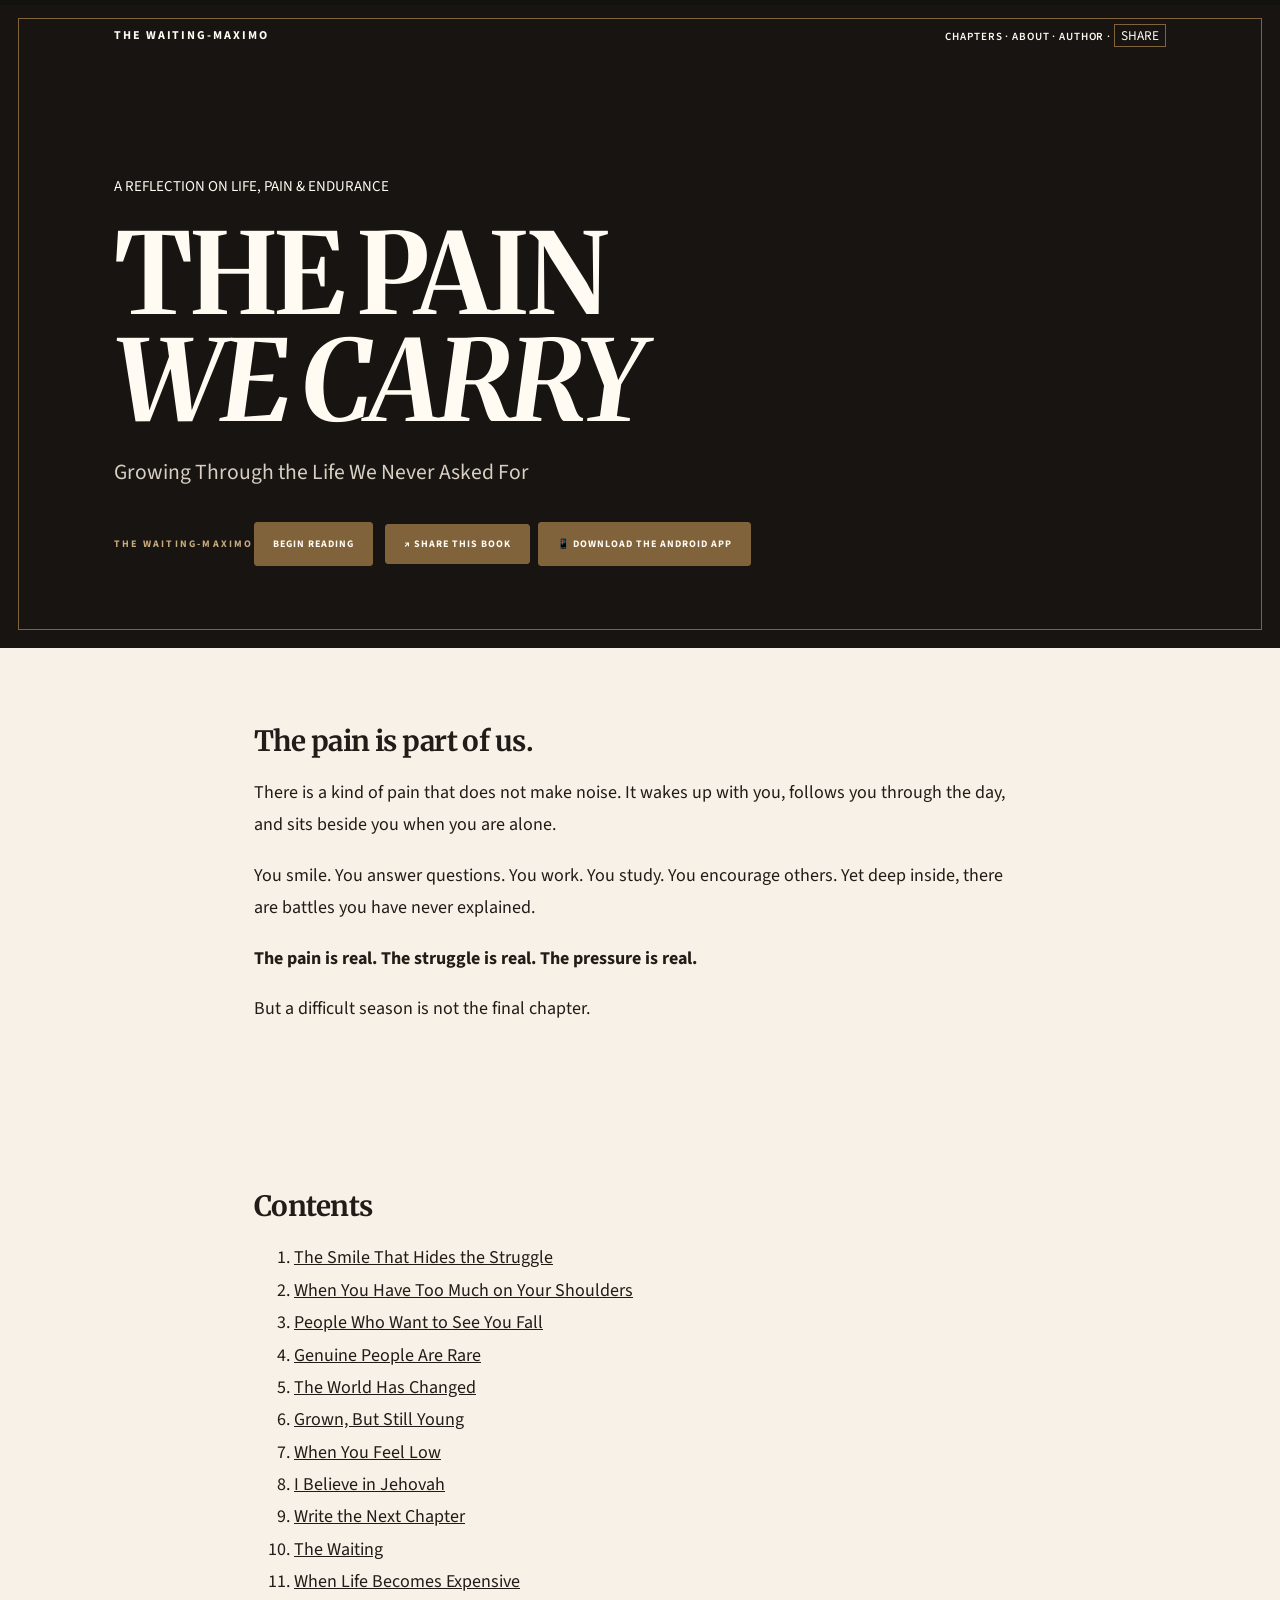
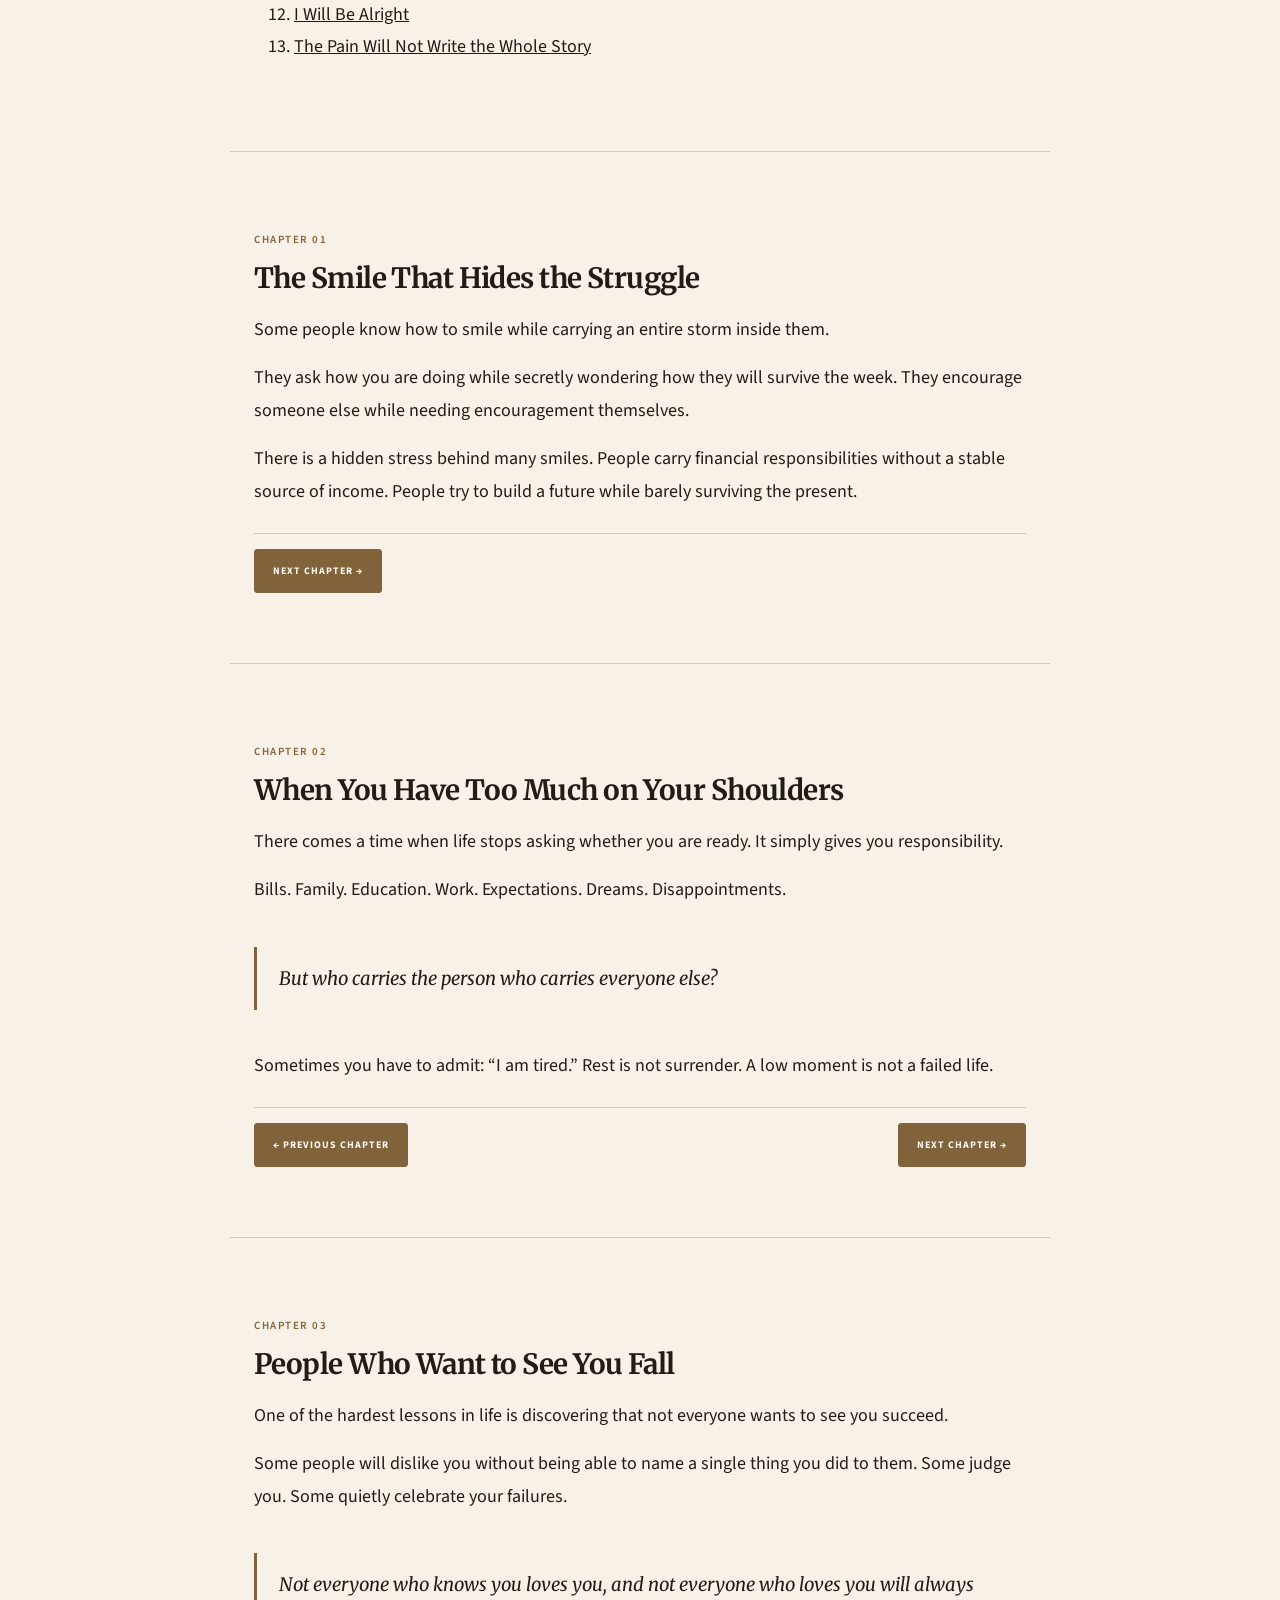
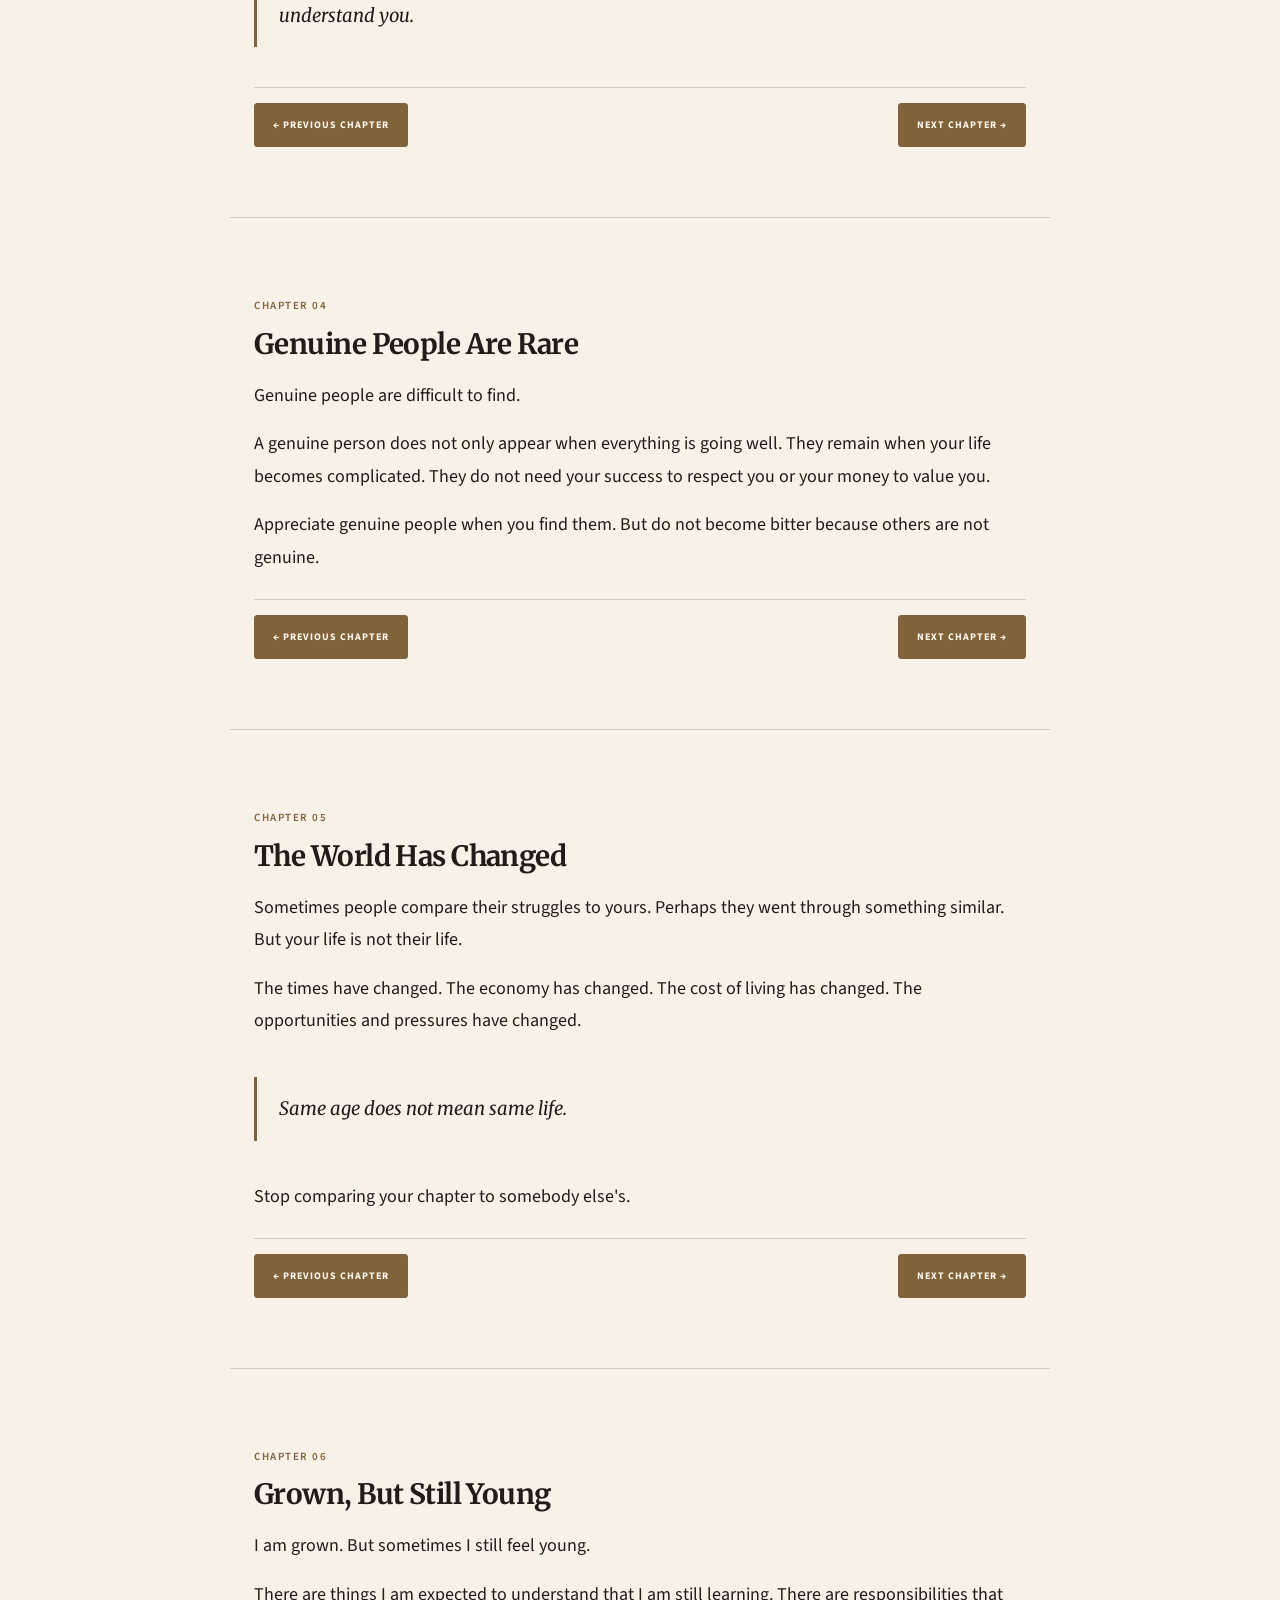
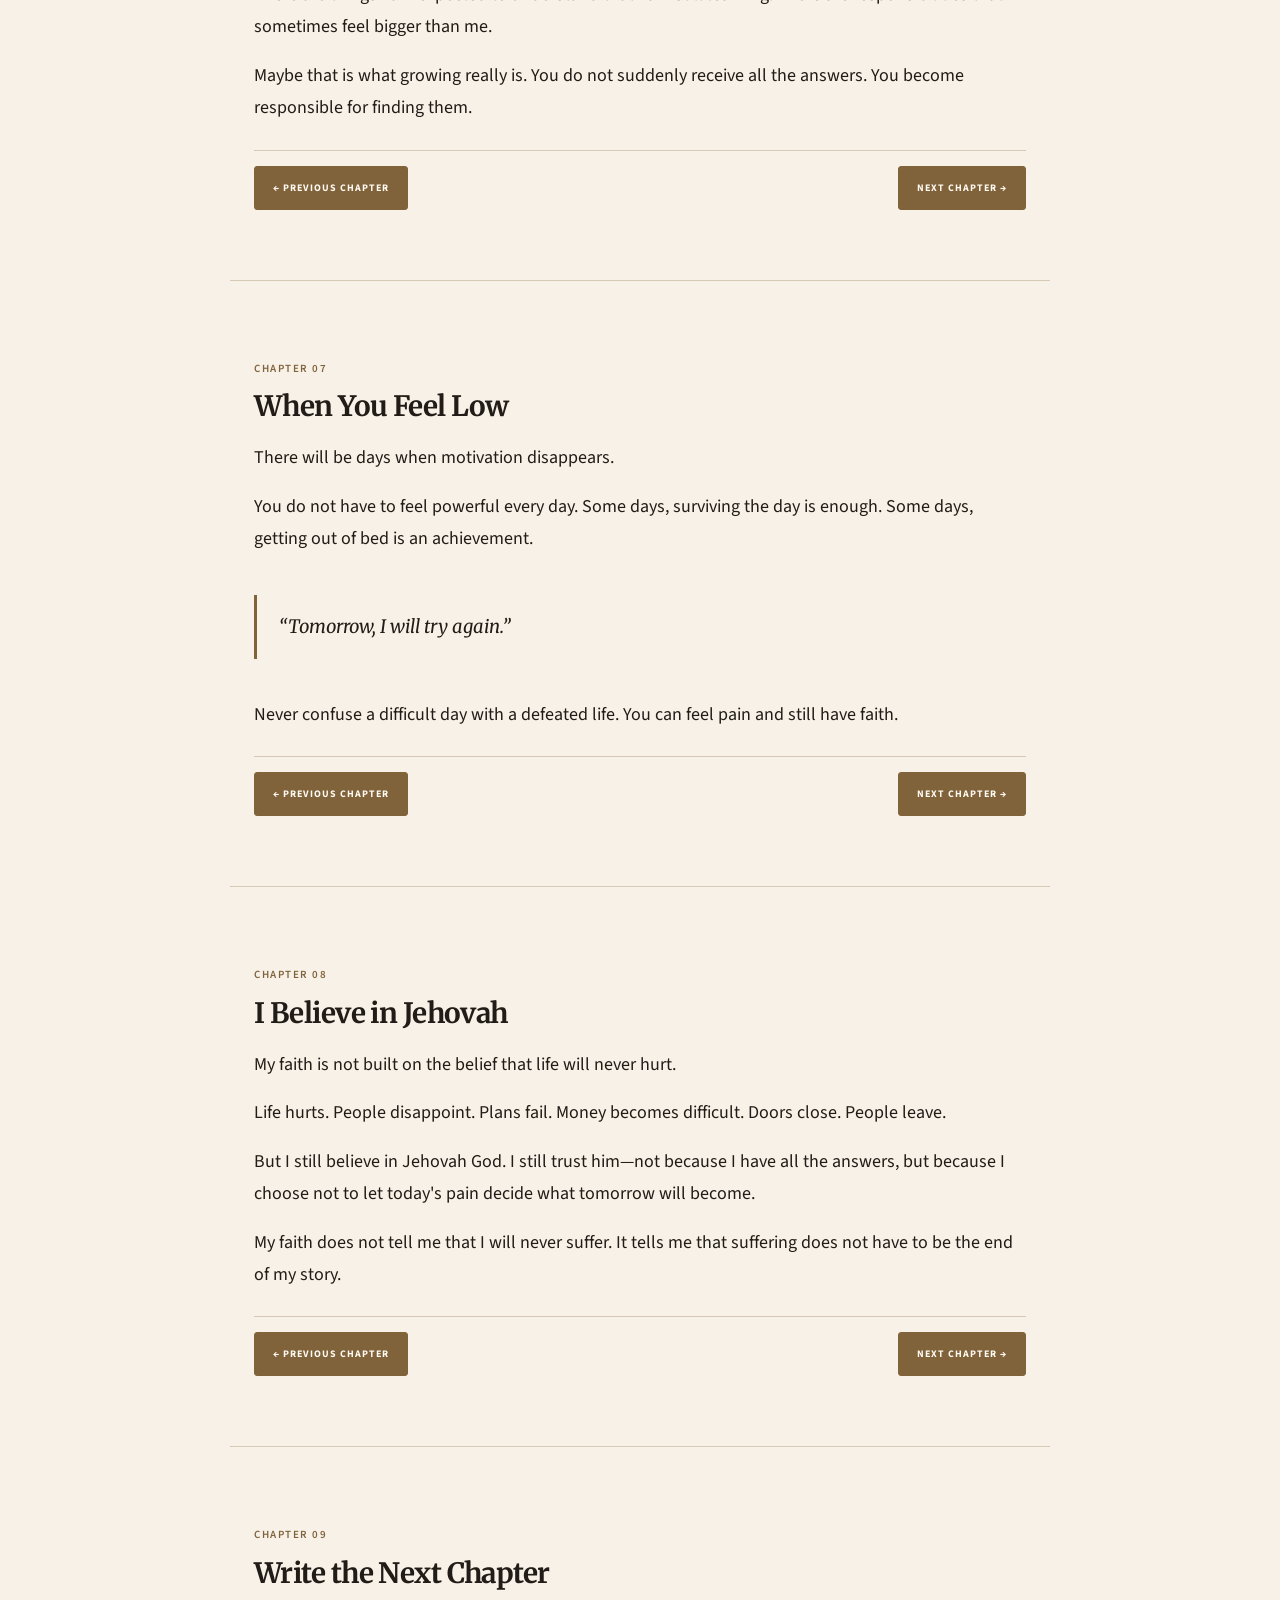
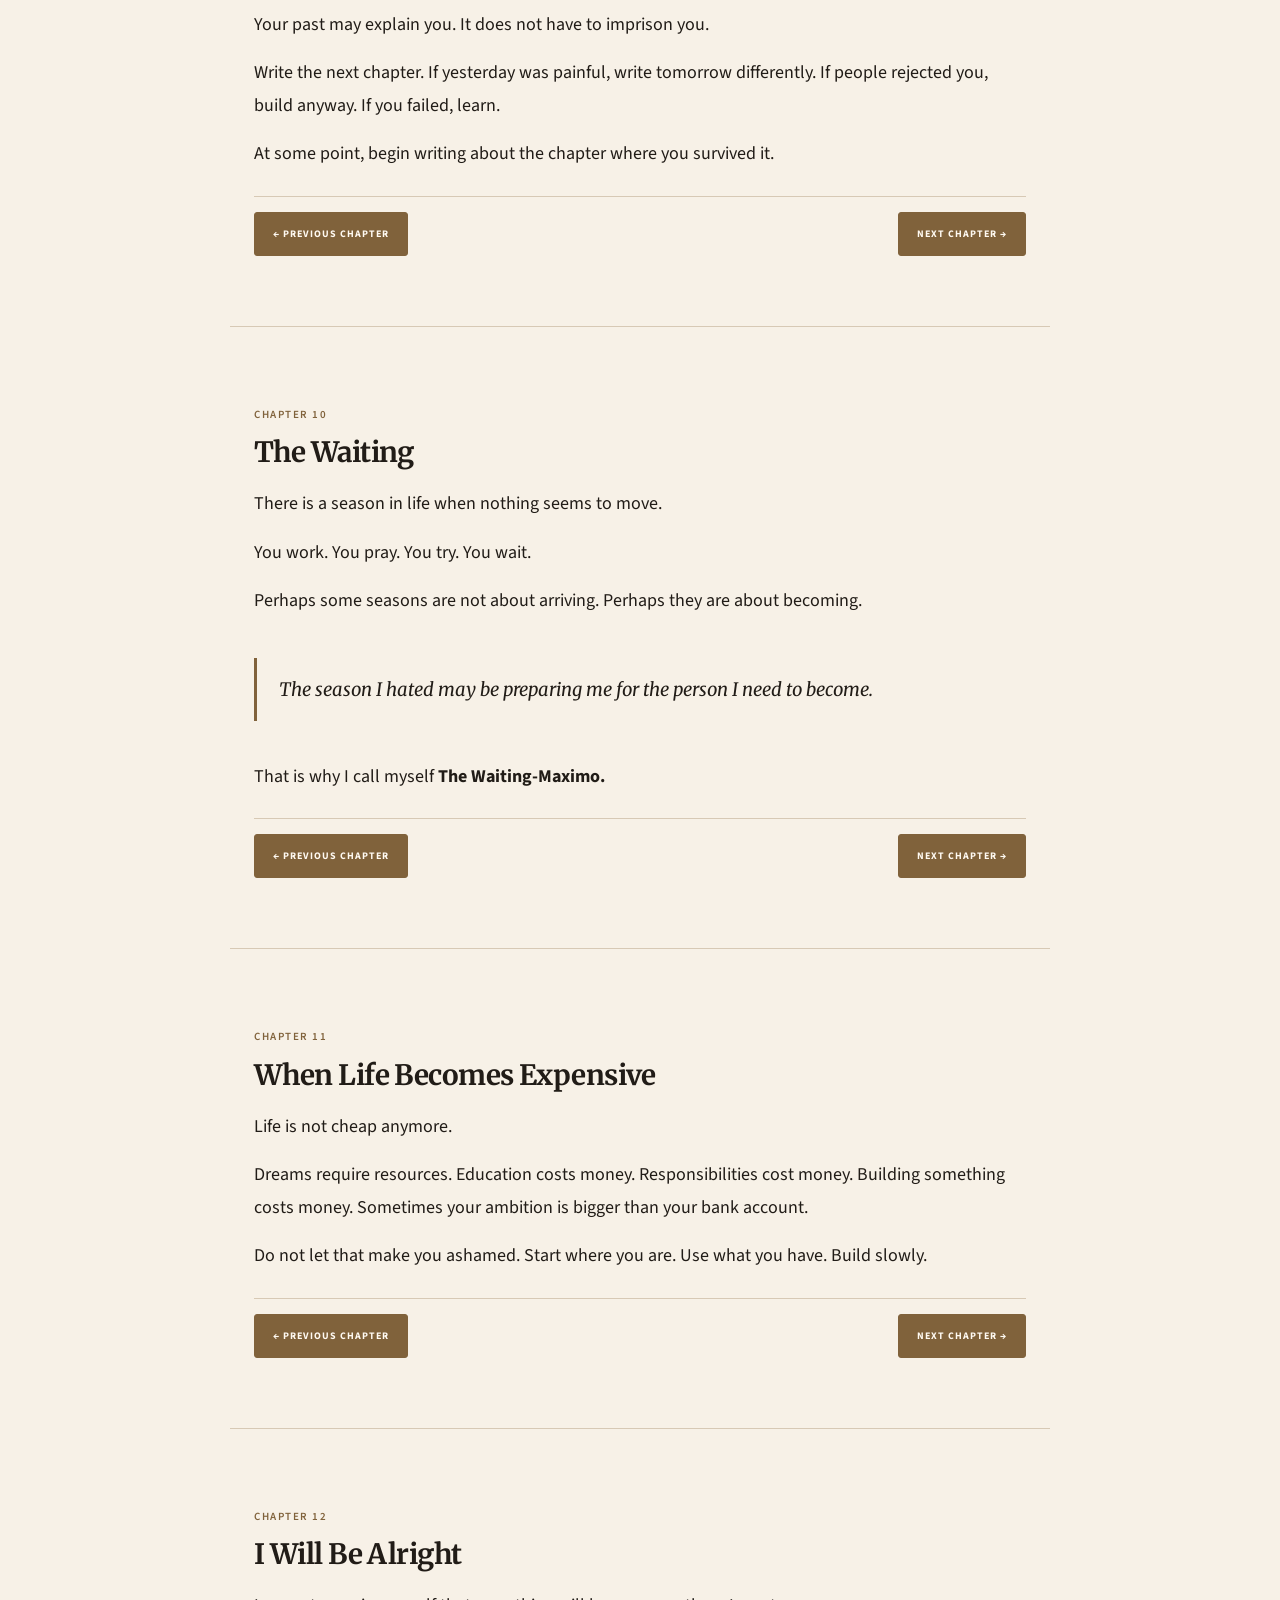
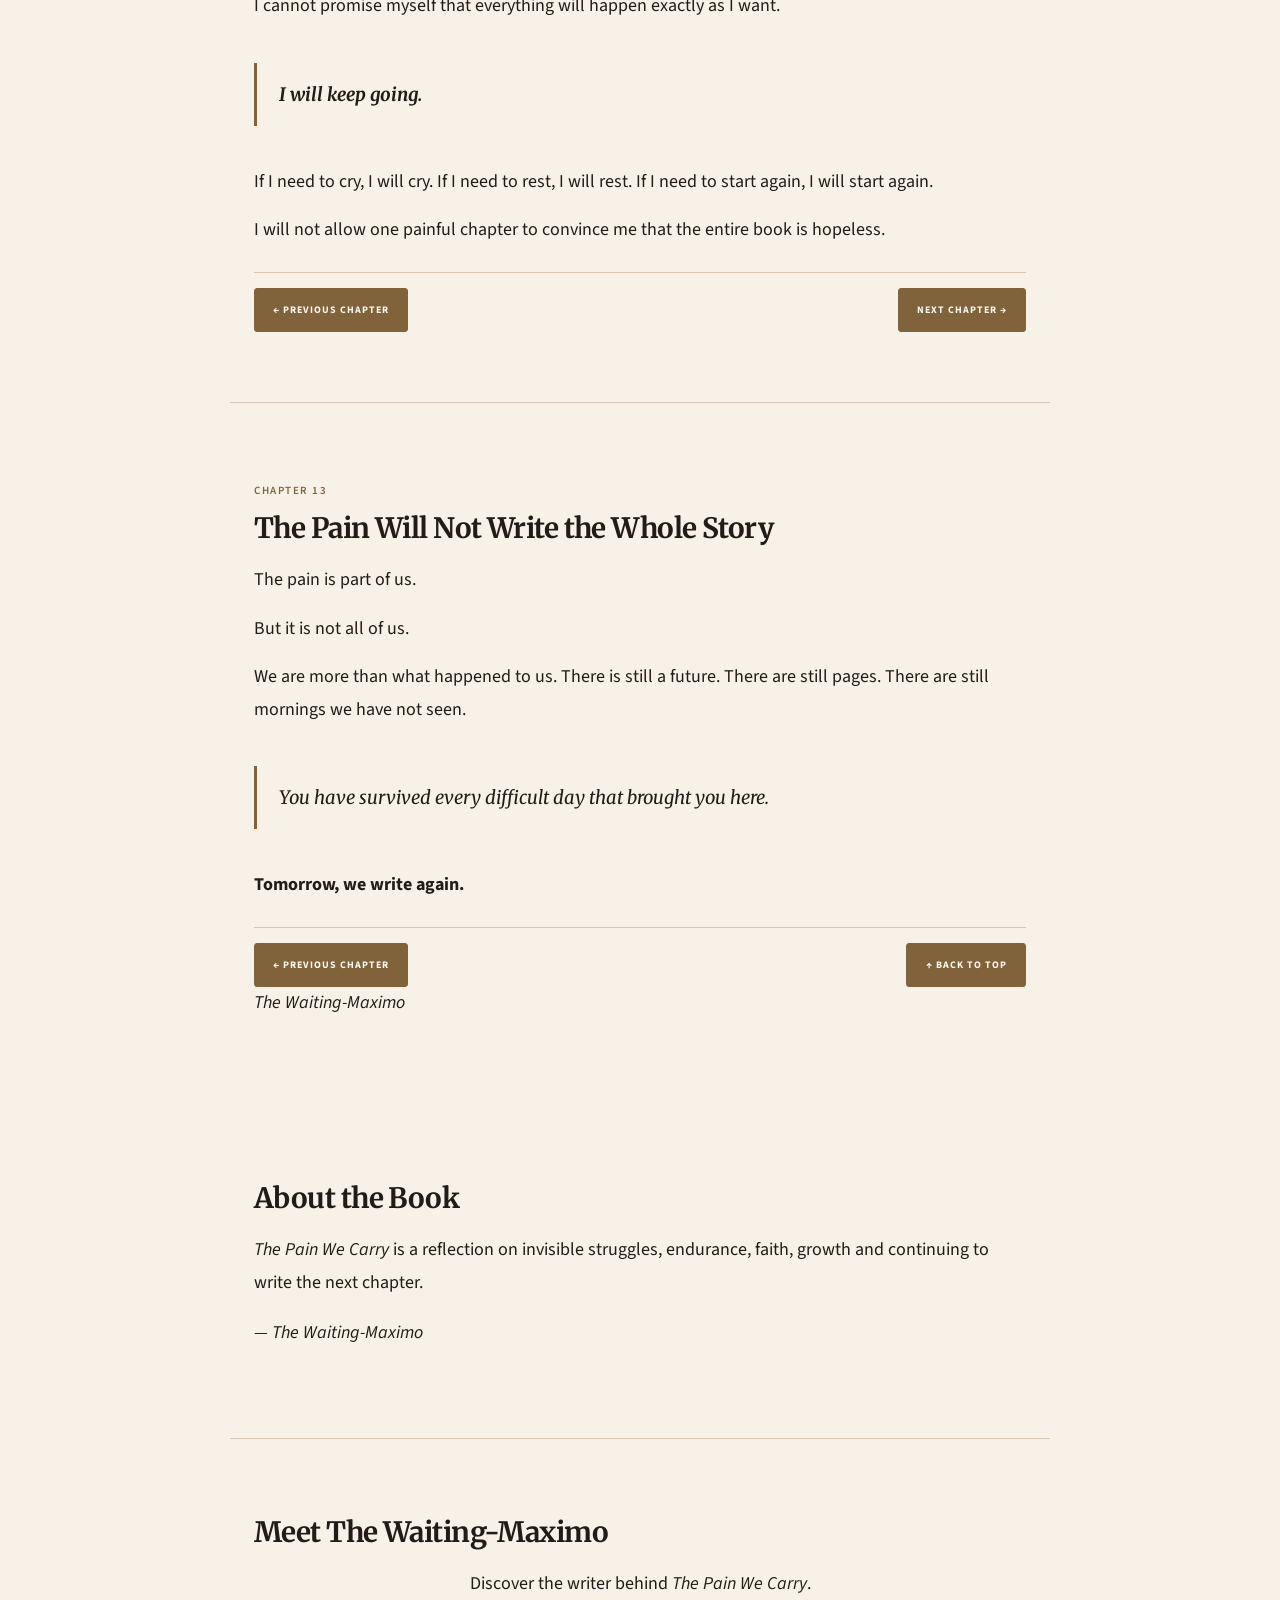
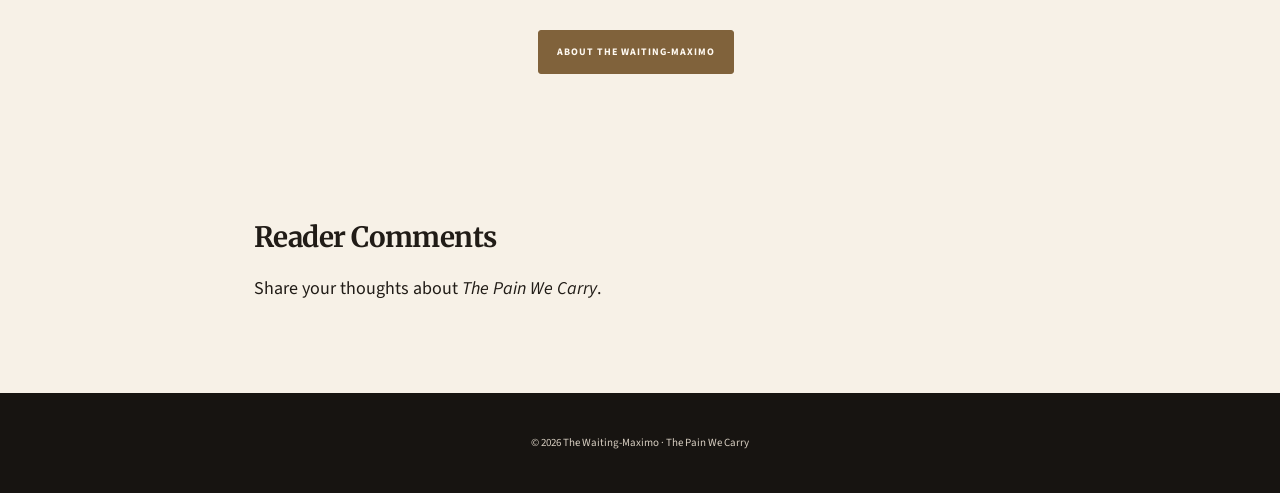
<file: index.html>
<!doctype html>
<html lang="en">
<head>
<meta charset="utf-8">
<meta name="viewport" content="width=device-width,initial-scale=1">

<title>The Pain We Carry | The Waiting-Maximo</title>

<meta name="description" content="The Pain We Carry by The Waiting-Maximo — a reflective journey through pressure, responsibility, uncertainty, disappointment, ambition, faith, and endurance. Growing Through the Life We Never Asked For.">

<meta property="og:title" content="The Pain We Carry | The Waiting-Maximo">
<meta property="og:description" content="A reflective journey through pressure, responsibility, uncertainty, disappointment, ambition, faith, and endurance. Growing Through the Life We Never Asked For.">
<meta property="og:image" content="https://raw.githubusercontent.com/MAXIMO356652/the-pain-we-carry/refs/heads/main/IMG-20240129-WA0090.jpg">
<meta property="og:url" content="https://maximo356652.github.io/the-pain-we-carry/">
<meta property="og:type" content="website">

<link rel="stylesheet" href="style.css">
</head>
<body>
<div class="reading-progress"><div id="progressBar"></div></div>
<header class="hero"><nav><a class="brand" href="#">THE WAITING-MAXIMO</a><div><a href="#contents">Chapters</a> · <a href="#about">About</a> · <a href="about.html">Author</a> · <button class="nav-share" onclick="shareBook()">Share</button></div></nav><div class="cover"><div class="copy"><small>A REFLECTION ON LIFE, PAIN & ENDURANCE</small><h1>THE PAIN<br><i>WE CARRY</i></h1><p>Growing Through the Life We Never Asked For</p><b>The Waiting-Maximo</b><a class="button" href="#contents">BEGIN READING</a>
<button id="continueReading" class="button" style="display:none;">
  ↪ CONTINUE READING
</button>
<button class="button share-book" onclick="shareBook()">↗ SHARE THIS BOOK</button><a
  class="button"
  href="The-Pain-We-Carry-v1.0.apk"
  download>
  📱 DOWNLOAD THE ANDROID APP
</a></div><div class="art"><div class="sun"></div><div class="road"></div></div></div></header>
<main><section class="page intro"><h2>The pain is part of us.</h2><p>There is a kind of pain that does not make noise. It wakes up with you, follows you through the day, and sits beside you when you are alone.</p><p>You smile. You answer questions. You work. You study. You encourage others. Yet deep inside, there are battles you have never explained.</p><p><strong>The pain is real. The struggle is real. The pressure is real.</strong></p><p>But a difficult season is not the final chapter.</p></section><div class="book-search">
<section id="contents" class="page"><h2>Contents</h2><ol>
<li><a href="#ch1">The Smile That Hides the Struggle</a></li><li><a href="#ch2">When You Have Too Much on Your Shoulders</a></li><li><a href="#ch3">People Who Want to See You Fall</a></li><li><a href="#ch4">Genuine People Are Rare</a></li><li><a href="#ch5">The World Has Changed</a></li><li><a href="#ch6">Grown, But Still Young</a></li><li><a href="#ch7">When You Feel Low</a></li><li><a href="#ch8">I Believe in Jehovah</a></li><li><a href="#ch9">Write the Next Chapter</a></li><li><a href="#ch10">The Waiting</a></li><li><a href="#ch11">When Life Becomes Expensive</a></li><li><a href="#ch12">I Will Be Alright</a></li><li><a href="#epilogue">The Pain Will Not Write the Whole Story</a></li></ol></section>
<section class="book">
<article id="ch1" class="page"><small>CHAPTER 01</small><h2>The Smile That Hides the Struggle</h2><p>Some people know how to smile while carrying an entire storm inside them.</p><p>They ask how you are doing while secretly wondering how they will survive the week. They encourage someone else while needing encouragement themselves.</p><p>There is a hidden stress behind many smiles. People carry financial responsibilities without a stable source of income. People try to build a future while barely surviving the present.</p><div class="chapter-nav">
  <a class="button" href="#ch2">NEXT CHAPTER →</a>
</div></article><article id="ch2" class="page"><small>CHAPTER 02</small><h2>When You Have Too Much on Your Shoulders</h2><p>There comes a time when life stops asking whether you are ready. It simply gives you responsibility.</p><p>Bills. Family. Education. Work. Expectations. Dreams. Disappointments.</p><blockquote>But who carries the person who carries everyone else?</blockquote><p>Sometimes you have to admit: “I am tired.” Rest is not surrender. A low moment is not a failed life.</p><div class="chapter-nav">
  <a class="button" href="#ch1">← PREVIOUS CHAPTER</a>
  <a class="button" href="#ch3">NEXT CHAPTER →</a>
</div></article><article id="ch3" class="page"><small>CHAPTER 03</small><h2>People Who Want to See You Fall</h2><p>One of the hardest lessons in life is discovering that not everyone wants to see you succeed.</p><p>Some people will dislike you without being able to name a single thing you did to them. Some judge you. Some quietly celebrate your failures.</p><blockquote>Not everyone who knows you loves you, and not everyone who loves you will always understand you.</blockquote><div class="chapter-nav">
  <a class="button" href="#ch2">← PREVIOUS CHAPTER</a>
  <a class="button" href="#ch4">NEXT CHAPTER →</a>
</div></article><article id="ch4" class="page"><small>CHAPTER 04</small><h2>Genuine People Are Rare</h2><p>Genuine people are difficult to find.</p><p>A genuine person does not only appear when everything is going well. They remain when your life becomes complicated. They do not need your success to respect you or your money to value you.</p><p>Appreciate genuine people when you find them. But do not become bitter because others are not genuine.</p><div class="chapter-nav">
  <a class="button" href="#ch3">← PREVIOUS CHAPTER</a>
  <a class="button" href="#ch5">NEXT CHAPTER →</a>
</div></article><article id="ch5" class="page"><small>CHAPTER 05</small><h2>The World Has Changed</h2><p>Sometimes people compare their struggles to yours. Perhaps they went through something similar. But your life is not their life.</p><p>The times have changed. The economy has changed. The cost of living has changed. The opportunities and pressures have changed.</p><blockquote>Same age does not mean same life.</blockquote><p>Stop comparing your chapter to somebody else's.</p><div class="chapter-nav">
  <a class="button" href="#ch4">← PREVIOUS CHAPTER</a>
  <a class="button" href="#ch6">NEXT CHAPTER →</a>
</div>

</article><article id="ch6" class="page"><small>CHAPTER 06</small><h2>Grown, But Still Young</h2><p>I am grown. But sometimes I still feel young.</p><p>There are things I am expected to understand that I am still learning. There are responsibilities that sometimes feel bigger than me.</p><p>Maybe that is what growing really is. You do not suddenly receive all the answers. You become responsible for finding them.</p><div class="chapter-nav">
  <a class="button" href="#ch5">← PREVIOUS CHAPTER</a>
  <a class="button" href="#ch7">NEXT CHAPTER →</a>
</div></article><article id="ch7" class="page"><small>CHAPTER 07</small><h2>When You Feel Low</h2><p>There will be days when motivation disappears.</p><p>You do not have to feel powerful every day. Some days, surviving the day is enough. Some days, getting out of bed is an achievement.</p><blockquote>“Tomorrow, I will try again.”</blockquote><p>Never confuse a difficult day with a defeated life. You can feel pain and still have faith.</p><div class="chapter-nav">
  <a class="button" href="#ch6">← PREVIOUS CHAPTER</a>
  <a class="button" href="#ch8">NEXT CHAPTER →</a>
</div></article><article id="ch8" class="page"><small>CHAPTER 08</small><h2>I Believe in Jehovah</h2><p>My faith is not built on the belief that life will never hurt.</p><p>Life hurts. People disappoint. Plans fail. Money becomes difficult. Doors close. People leave.</p><p>But I still believe in Jehovah God. I still trust him—not because I have all the answers, but because I choose not to let today's pain decide what tomorrow will become.</p><p>My faith does not tell me that I will never suffer. It tells me that suffering does not have to be the end of my story.</p><div class="chapter-nav">
  <a class="button" href="#ch7">← PREVIOUS CHAPTER</a>
  <a class="button" href="#ch9">NEXT CHAPTER →</a>
</div></article><article id="ch9" class="page"><small>CHAPTER 09</small><h2>Write the Next Chapter</h2><p>Your past may explain you. It does not have to imprison you.</p><p>Write the next chapter. If yesterday was painful, write tomorrow differently. If people rejected you, build anyway. If you failed, learn.</p><p>At some point, begin writing about the chapter where you survived it.</p><div class="chapter-nav">
  <a class="button" href="#ch8">← PREVIOUS CHAPTER</a>
  <a class="button" href="#ch10">NEXT CHAPTER →</a>
</div></article><article id="ch10" class="page"><small>CHAPTER 10</small><h2>The Waiting</h2><p>There is a season in life when nothing seems to move.</p><p>You work. You pray. You try. You wait.</p><p>Perhaps some seasons are not about arriving. Perhaps they are about becoming.</p><blockquote>The season I hated may be preparing me for the person I need to become.</blockquote><p>That is why I call myself <strong>The Waiting-Maximo.</strong></p><div class="chapter-nav">
  <a class="button" href="#ch9">← PREVIOUS CHAPTER</a>
  <a class="button" href="#ch11">NEXT CHAPTER →</a>
</div></article><article id="ch11" class="page"><small>CHAPTER 11</small><h2>When Life Becomes Expensive</h2><p>Life is not cheap anymore.</p><p>Dreams require resources. Education costs money. Responsibilities cost money. Building something costs money. Sometimes your ambition is bigger than your bank account.</p><p>Do not let that make you ashamed. Start where you are. Use what you have. Build slowly.</p><div class="chapter-nav">
  <a class="button" href="#ch10">← PREVIOUS CHAPTER</a>
  <a class="button" href="#ch12">NEXT CHAPTER →</a>
</div></article><article id="ch12" class="page"><small>CHAPTER 12</small><h2>I Will Be Alright</h2><p>I cannot promise myself that everything will happen exactly as I want.</p><blockquote><strong>I will keep going.</strong></blockquote><p>If I need to cry, I will cry. If I need to rest, I will rest. If I need to start again, I will start again.</p><p>I will not allow one painful chapter to convince me that the entire book is hopeless.</p><div class="chapter-nav">
  <a class="button" href="#ch11">← PREVIOUS CHAPTER</a>
  <a class="button" href="#epilogue">NEXT CHAPTER →</a>
</div></article><article id="epilogue" class="page"><small>CHAPTER 13</small><h2>The Pain Will Not Write the Whole Story</h2><p>The pain is part of us.</p><p>But it is not all of us.</p><p>We are more than what happened to us. There is still a future. There are still pages. There are still mornings we have not seen.</p><blockquote>You have survived every difficult day that brought you here.</blockquote><p><strong>Tomorrow, we write again.</strong></p><div class="chapter-nav">
  <a class="button" href="#ch12">← PREVIOUS CHAPTER</a>
  <a class="button" href="#top">↑ BACK TO TOP</a>
</div>
<p><em>The Waiting-Maximo</em></p></article></section><section id="about" class="page"><h2>About the Book</h2><p><em>The Pain We Carry</em> is a reflection on invisible struggles, endurance, faith, growth and continuing to write the next chapter.</p><p><em>— The Waiting-Maximo</em></p></section><section class="page about-author-cta"><h2>Meet The Waiting-Maximo</h2><p>Discover the writer behind <em>The Pain We Carry</em>.</p><a class="button" href="about.html">ABOUT THE WAITING-MAXIMO</a></section></main><section class="page" id="comments">
  <h2>Reader Comments</h2>
  <p>Share your thoughts about <em>The Pain We Carry</em>.</p>

  <div class="giscus"></div>

  <script src="https://giscus.app/client.js"
          data-repo="MAXIMO356652/the-pain-we-carry"
          data-repo-id="R_kgDOT4zcHQ"
          data-category="General"
          data-category-id="DIC_kwDOT4zcHc4DDiYq"
          data-mapping="pathname"
          data-strict="0"
          data-reactions-enabled="1"
          data-emit-metadata="0"
          data-input-position="top"
          data-theme="preferred_color_scheme"
          data-lang="en"
          data-loading="lazy"
          crossorigin="anonymous"
          async>
  </script>
</section><footer>© 2026 The Waiting-Maximo · The Pain We Carry</footer><script>
(function(){
function updateProgress(){const b=document.getElementById("progressBar");if(!b)return;const m=Math.max(1,document.documentElement.scrollHeight-innerHeight);b.style.width=Math.min(100,Math.max(0,scrollY/m*100))+"%";}
addEventListener("scroll",updateProgress,{passive:true});addEventListener("resize",updateProgress);updateProgress();
window.shareBook=async function(){const d={title:"The Pain We Carry — The Waiting-Maximo",text:"Read The Pain We Carry — Growing Through the Life We Never Asked For.",url:location.href};try{if(navigator.share)await navigator.share(d);else if(navigator.clipboard){await navigator.clipboard.writeText(location.href);alert("Book link copied!");}else prompt("Copy this book link:",location.href);}catch(e){}};// your existing code...

// Continue Reading
const savedPosition = localStorage.getItem("bookReadingPosition");
const continueButton = document.getElementById("continueReading");

if (savedPosition && continueButton) {
  continueButton.style.display = "inline-block";

  continueButton.addEventListener("click", function () {
    const target = document.querySelector(savedPosition);

    if (target) {
      target.scrollIntoView({
        behavior: "smooth",
        block: "start"
      });
    }
  });
}

let lastChapter = "";

window.addEventListener("scroll", function () {
  const chapters = document.querySelectorAll(".book article");

  chapters.forEach(function (chapter) {
    const rect = chapter.getBoundingClientRect();

    if (rect.top <= 180 && rect.bottom > 180) {
      if (chapter.id && chapter.id !== lastChapter) {
        lastChapter = chapter.id;
        localStorage.setItem("bookReadingPosition", "#" + chapter.id);
      }
    
  });

}
})();
</script>
  <script>
function shareBook() {
  const shareData = {
    title: "The Pain We Carry — The Waiting-Maximo",
    text: "The Pain We Carry — Growing Through the Life We Never Asked For.",
    url: window.location.href
  };

  if (navigator.share) {
    navigator.share(shareData);
  } else {
    navigator.clipboard.writeText(window.location.href).then(function() {
      alert("Book link copied. You can now share it.");
    });
  }
}
</script>

</body>
</html>
</file>
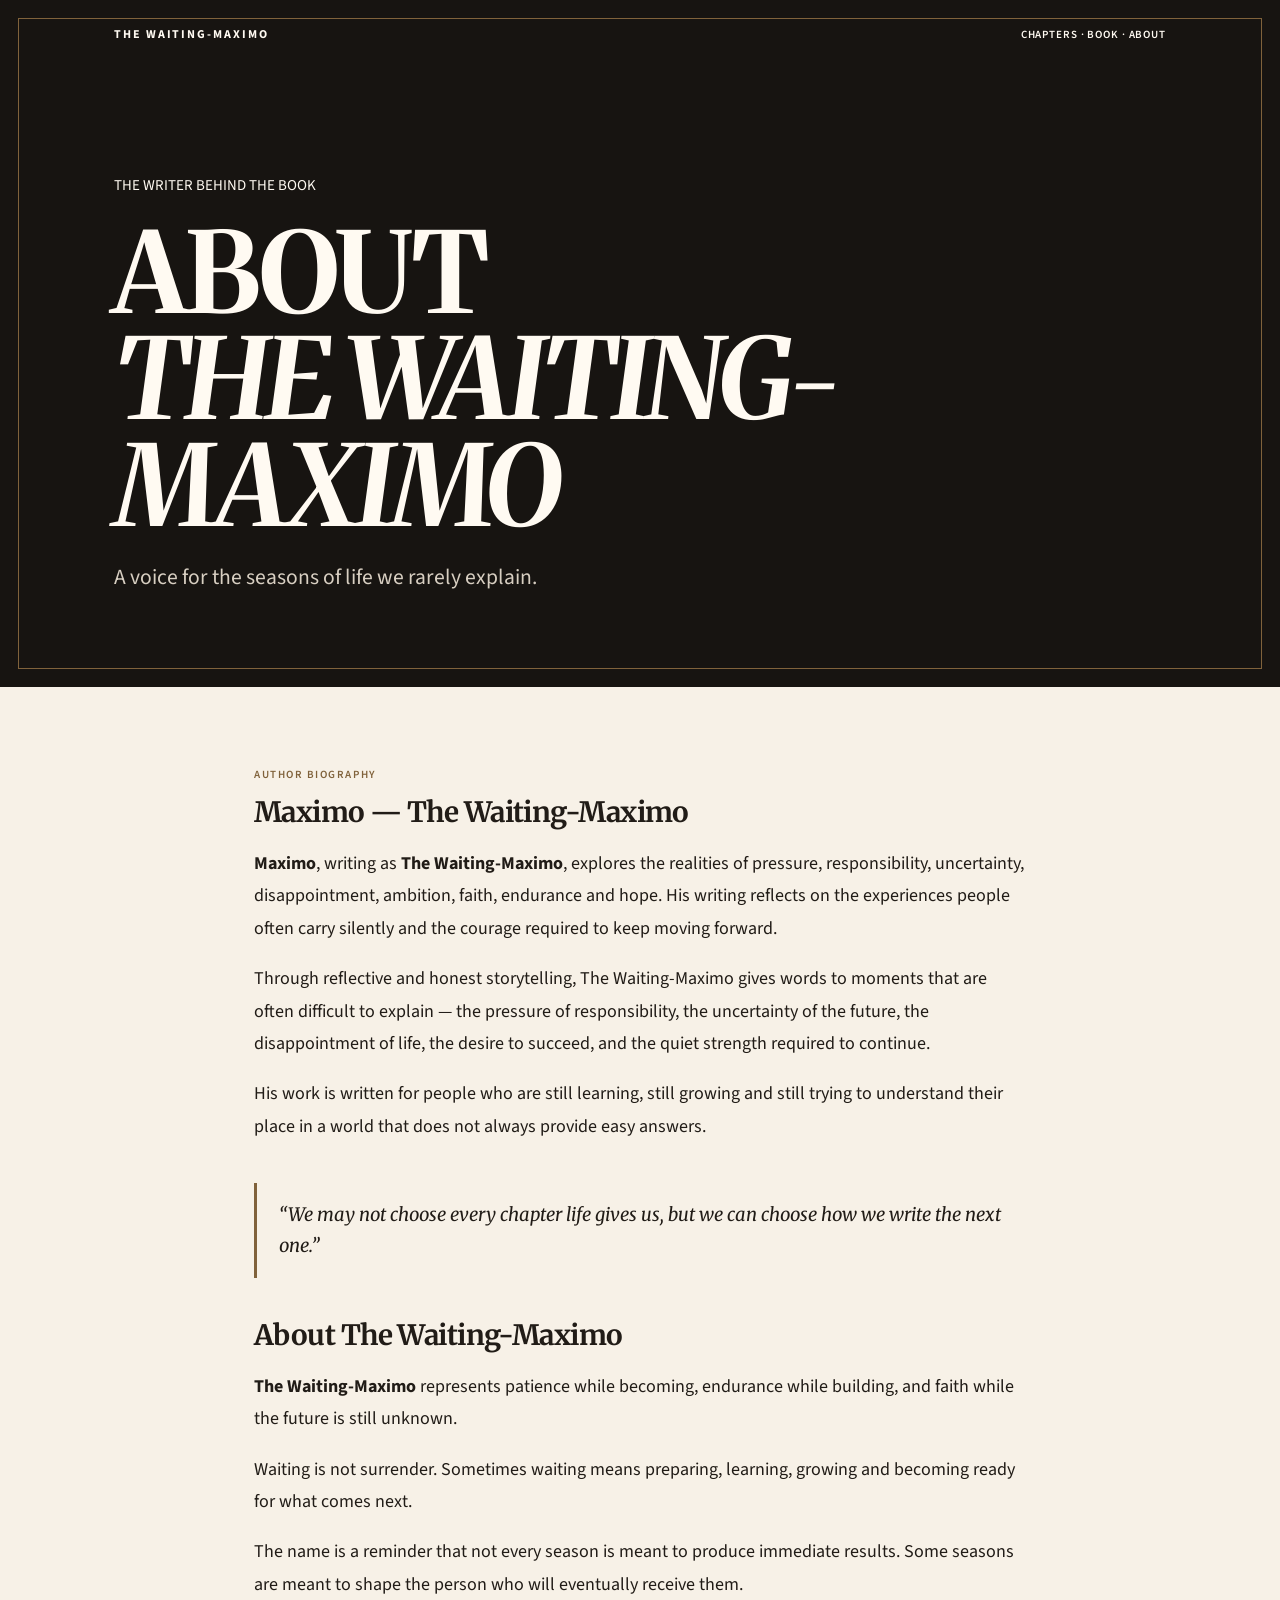
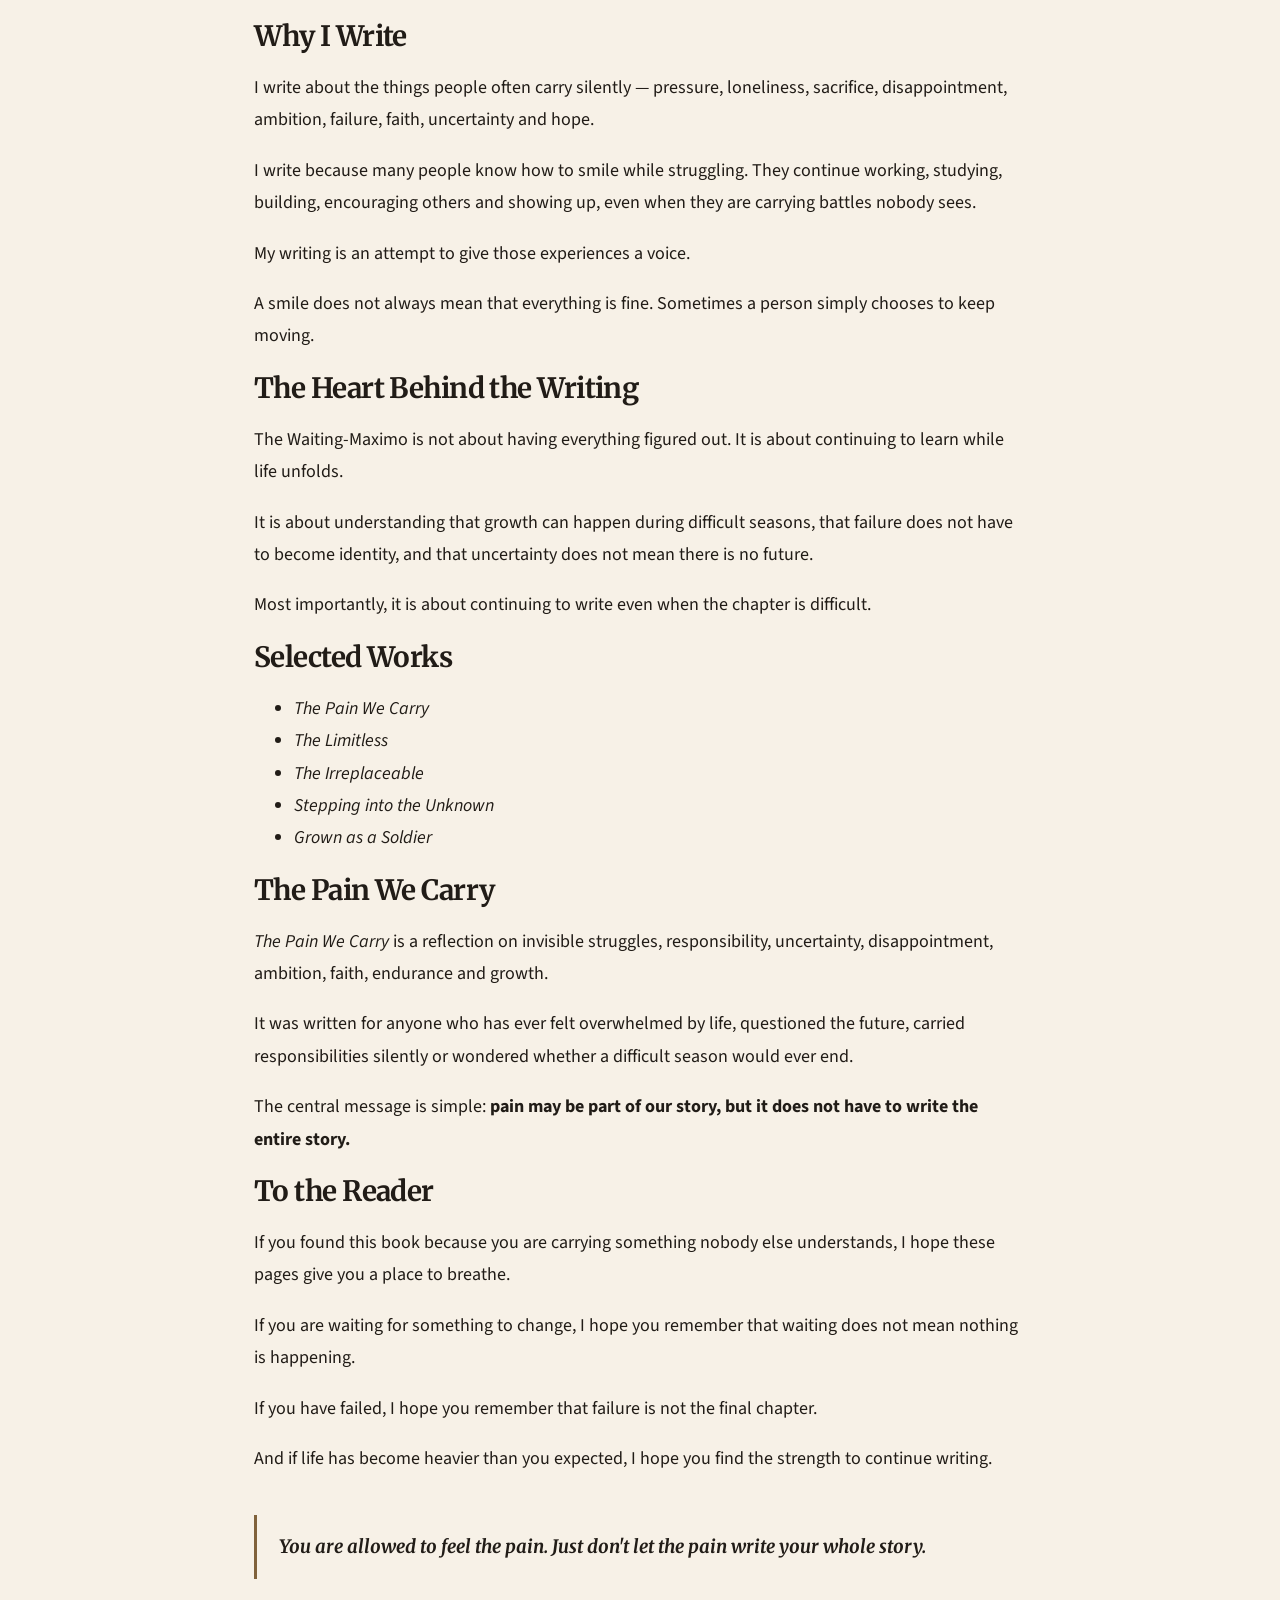
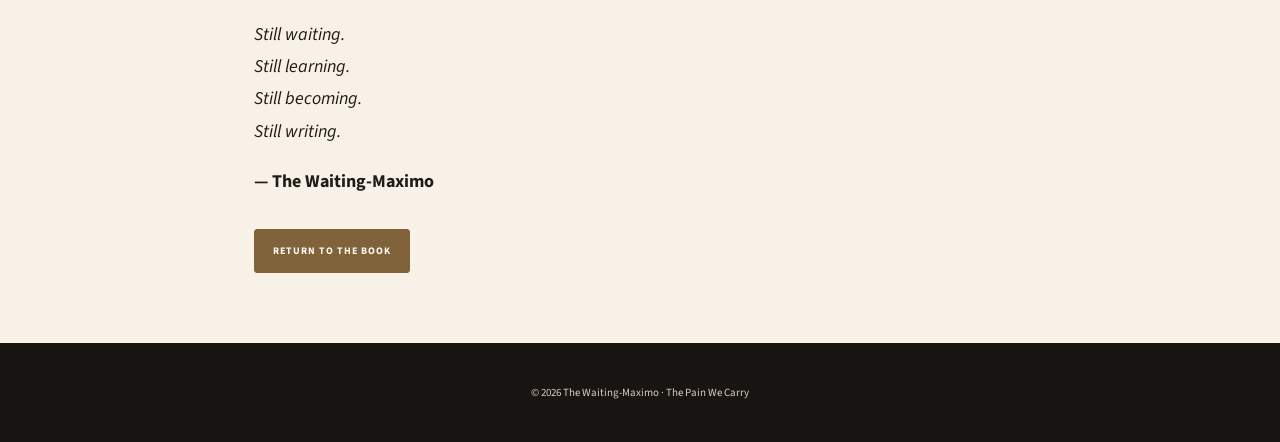
<file: about.html>
<!doctype html>
<html lang="en">
<head>
<meta charset="utf-8">
<meta name="viewport" content="width=device-width,initial-scale=1">

<title>About The Waiting-Maximo | The Pain We Carry</title>

<meta name="description" content="Meet The Waiting-Maximo, the writer behind The Pain We Carry. Explore his reflections on pressure, responsibility, uncertainty, ambition, faith, endurance, growth and hope.">

<meta property="og:title" content="About The Waiting-Maximo | The Pain We Carry">
<meta property="og:description" content="Meet The Waiting-Maximo, the writer behind The Pain We Carry — a reflective voice exploring pressure, responsibility, uncertainty, ambition, faith, endurance, growth and hope.">
<meta property="og:url" content="https://maximo356652.github.io/the-pain-we-carry/about.html">
<meta property="og:type" content="profile">

<link rel="stylesheet" href="style.css">
</head>

<body>

<header class="about-hero">

<nav>
<a class="brand" href="index.html">THE WAITING-MAXIMO</a>

<div>
<a href="index.html#contents">Chapters</a>
 ·
<a href="index.html">Book</a>
 ·
<a href="about.html">About</a>
</div>
</nav>

<div class="about-cover">

<small>THE WRITER BEHIND THE BOOK</small>

<h1>
ABOUT<br>
<i>THE WAITING-MAXIMO</i>
</h1>

<p>
A voice for the seasons of life we rarely explain.
</p>

</div>

</header>


<main>

<section class="page">

<small>AUTHOR BIOGRAPHY</small>

<h2>Maximo — The Waiting-Maximo</h2>

<p>
<strong>Maximo</strong>, writing as <strong>The Waiting-Maximo</strong>, explores the realities of pressure, responsibility, uncertainty, disappointment, ambition, faith, endurance and hope.
His writing reflects on the experiences people often carry silently and the courage required to keep moving forward.
</p>

<p>
Through reflective and honest storytelling, The Waiting-Maximo gives words to moments that are often difficult to explain — the pressure of responsibility, the uncertainty of the future, the disappointment of life, the desire to succeed, and the quiet strength required to continue.
</p>

<p>
His work is written for people who are still learning, still growing and still trying to understand their place in a world that does not always provide easy answers.
</p>

<blockquote>
“We may not choose every chapter life gives us, but we can choose how we write the next one.”
</blockquote>


<h2>About The Waiting-Maximo</h2>

<p>
<strong>The Waiting-Maximo</strong> represents patience while becoming, endurance while building, and faith while the future is still unknown.
</p>

<p>
Waiting is not surrender.
Sometimes waiting means preparing, learning, growing and becoming ready for what comes next.
</p>

<p>
The name is a reminder that not every season is meant to produce immediate results. Some seasons are meant to shape the person who will eventually receive them.
</p>


<h2>Why I Write</h2>

<p>
I write about the things people often carry silently — pressure, loneliness, sacrifice, disappointment, ambition, failure, faith, uncertainty and hope.
</p>

<p>
I write because many people know how to smile while struggling. They continue working, studying, building, encouraging others and showing up, even when they are carrying battles nobody sees.
</p>

<p>
My writing is an attempt to give those experiences a voice.
</p>

<p>
A smile does not always mean that everything is fine. Sometimes a person simply chooses to keep moving.
</p>


<h2>The Heart Behind the Writing</h2>

<p>
The Waiting-Maximo is not about having everything figured out.
It is about continuing to learn while life unfolds.
</p>

<p>
It is about understanding that growth can happen during difficult seasons, that failure does not have to become identity, and that uncertainty does not mean there is no future.
</p>

<p>
Most importantly, it is about continuing to write even when the chapter is difficult.
</p>


<h2>Selected Works</h2>

<ul>
<li><em>The Pain We Carry</em></li>
<li><em>The Limitless</em></li>
<li><em>The Irreplaceable</em></li>
<li><em>Stepping into the Unknown</em></li>
<li><em>Grown as a Soldier</em></li>
</ul>


<h2>The Pain We Carry</h2>

<p>
<em>The Pain We Carry</em> is a reflection on invisible struggles, responsibility, uncertainty, disappointment, ambition, faith, endurance and growth.
</p>

<p>
It was written for anyone who has ever felt overwhelmed by life, questioned the future, carried responsibilities silently or wondered whether a difficult season would ever end.
</p>

<p>
The central message is simple:
<strong>pain may be part of our story, but it does not have to write the entire story.</strong>
</p>


<h2>To the Reader</h2>

<p>
If you found this book because you are carrying something nobody else understands, I hope these pages give you a place to breathe.
</p>

<p>
If you are waiting for something to change, I hope you remember that waiting does not mean nothing is happening.
</p>

<p>
If you have failed, I hope you remember that failure is not the final chapter.
</p>

<p>
And if life has become heavier than you expected, I hope you find the strength to continue writing.
</p>

<blockquote>
<strong>You are allowed to feel the pain. Just don't let the pain write your whole story.</strong>
</blockquote>


<p>
<em>
Still waiting.<br>
Still learning.<br>
Still becoming.<br>
Still writing.
</em>
</p>

<p>
<strong>— The Waiting-Maximo</strong>
</p>


<a class="button" href="index.html#contents">
RETURN TO THE BOOK
</a>

</section>

</main>


<footer>
© 2026 The Waiting-Maximo · The Pain We Carry
</footer>

</body>
</html>
</file>
<file: style.css>
@import url('https://fonts.googleapis.com/css2?family=Merriweather:wght@400;700&family=Source+Sans+3:wght@400;500;600;700&display=swap');

/* =====================================================
   THE PAIN WE CARRY
   Clean Professional Book Stylesheet
   ===================================================== */

:root {
  --ink: #211c17;
  --paper: #f7f1e7;
  --line: #d7c9b5;
  --accent: #80623b;
  --gold: #b89555;
  --dark: #171411;
  --white: #fffaf2;
  --muted: #d8cfc2;
}


/* =====================================================
   RESET
   ===================================================== */

* {
  box-sizing: border-box;
}

html {
  scroll-behavior: smooth;
}

body {
  margin: 0;
  background: var(--paper);
  color: var(--ink);
  font-family: "Source Sans 3", Arial, sans-serif;
  font-size: 18px;
  line-height: 1.8;
}

a {
  color: inherit;
}


/* =====================================================
   NAVIGATION
   ===================================================== */

nav {
  max-width: 1100px;
  margin: 0 auto;
  padding: 24px;
  display: flex;
  justify-content: space-between;
  align-items: center;
  gap: 20px;
  flex-wrap: wrap;
}

nav a {
  text-decoration: none;
}

.brand {
  font-family: "Source Sans 3", Arial, sans-serif;
  font-size: 12px;
  font-weight: 700;
  letter-spacing: 0.16em;
}

nav div {
  font-family: "Source Sans 3", Arial, sans-serif;
  font-size: 11px;
  font-weight: 600;
  text-transform: uppercase;
  letter-spacing: 0.08em;
}


/* =====================================================
   HERO / BOOK COVER
   ===================================================== */

.hero,
.about-hero {
  min-height: 72vh;
  background: var(--dark);
  color: var(--white);
  position: relative;
  overflow: hidden;
}

/* Subtle gold border */
.hero::before,
.about-hero::before {
  content: "";
  position: absolute;
  top: 18px;
  left: 18px;
  right: 18px;
  bottom: 18px;
  border: 1px solid var(--accent);
  pointer-events: none;
}

.cover,
.about-cover {
  max-width: 1100px;
  margin: 0 auto;
  padding: 11vh 24px 8vh;
  position: relative;
  z-index: 2;
}

.copy {
  max-width: 720px;
}

/* Hero title */
.copy h1,
.about-cover h1 {
  margin: 20px 0;
  font-family: "Merriweather", Georgia, serif;
  font-size: clamp(3.8rem, 9vw, 7rem);
  line-height: 0.95;
  letter-spacing: -0.035em;
  font-weight: 700;
}

/* Hero subtitle */
.copy p,
.about-cover p {
  font-family: "Source Sans 3", Arial, sans-serif;
  font-size: 1.35rem;
  line-height: 1.45;
  color: var(--muted);
}

.copy b {
  color: #c7ab7c;
  font-family: "Source Sans 3", Arial, sans-serif;
  font-size: 10px;
  letter-spacing: 0.22em;
  text-transform: uppercase;
}


/* =====================================================
   BUTTONS
   ===================================================== */

.button {
  display: inline-block;
  border: 1px solid var(--accent);
  background: var(--accent);
  color: var(--white);
  padding: 12px 18px;
  margin: 12px 8px 0 0;
  text-decoration: none;
  font-family: "Source Sans 3", Arial, sans-serif;
  font-size: 10px;
  font-weight: 700;
  letter-spacing: 0.1em;
  text-transform: uppercase;
  cursor: pointer;
  border-radius: 3px;
}

.button:hover {
  background: #947346;
}

.nav-share {
  background: transparent;
  color: inherit;
  border: 1px solid var(--accent);
  font-family: "Source Sans 3", Arial, sans-serif;
  cursor: pointer;
  text-transform: uppercase;
}


/* =====================================================
   MAIN BOOK CONTENT
   ===================================================== */

.book .page {
  border-top: 1px solid var(--line);
}

.page {
  max-width: 820px;
  margin: 0 auto;
  padding: 70px 24px;
}


/* Chapter titles */
.page h2,
article h2 {
  margin: 6px 0 18px;
  font-family: "Merriweather", Georgia, serif;
  font-size: 28px;
  line-height: 1.25;
  font-weight: 700;
  text-align: left;
  letter-spacing: -0.02em;
  color: var(--ink);
}


/* Chapter labels */
.page small,
.book small,
article small {
  font-family: "Source Sans 3", Arial, sans-serif;
  font-size: 11px;
  font-weight: 600;
  letter-spacing: 0.14em;
  text-transform: uppercase;
  color: var(--accent);
}


/* =====================================================
   ARTICLES / READING TEXT
   ===================================================== */

article {
  max-width: 700px;
  margin: 0 auto;
  padding: 35px 22px;
  line-height: 1.8;
}

article p {
  margin: 0 0 0.9em;
  font-family: "Source Sans 3", Arial, sans-serif;
  font-size: 18px;
  font-weight: 400;
  line-height: 1.8;
  letter-spacing: 0;
  text-align: left;
  color: var(--ink);
}


/* =====================================================
   QUOTATIONS
   ===================================================== */

blockquote {
  margin: 40px 0;
  padding: 16px 22px;
  border-left: 3px solid var(--accent);
  font-family: "Merriweather", Georgia, serif;
  font-size: 1.15rem;
  line-height: 1.7;
  font-style: italic;
}


/* =====================================================
   CONTENTS
   ===================================================== */

.contents ol {
  padding-left: 25px;
}

.contents li {
  padding: 7px 0;
}

.contents a {
  text-decoration: none;
}


/* =====================================================
   CHAPTER NAVIGATION
   ===================================================== */

.chapter-nav {
  display: flex;
  justify-content: space-between;
  gap: 10px;
  margin-top: 25px;
  padding-top: 15px;
  border-top: 1px solid var(--line);
}

.chapter-nav .button {
  display: inline-block;
  padding: 12px 18px;
  text-decoration: none;
  border-radius: 3px;
  font-family: "Source Sans 3", Arial, sans-serif;
  font-weight: 700;
  text-align: center;
}


/* =====================================================
   AUTHOR SECTION
   ===================================================== */

.about-author-cta {
  text-align: center;
  border-top: 1px solid var(--line);
}


/* =====================================================
   READING PROGRESS
   ===================================================== */

.reading-progress {
  position: fixed;
  top: 0;
  left: 0;
  width: 100%;
  height: 5px;
  background: rgba(0, 0, 0, 0.12);
  z-index: 9999;
}

.reading-progress #progressBar {
  width: 0;
  height: 100%;
  background: var(--accent);
  transition: width 0.1s;
}


/* =====================================================
   FOOTER
   ===================================================== */

footer {
  background: var(--dark);
  color: var(--muted);
  text-align: center;
  padding: 40px 20px;
  font-family: "Source Sans 3", Arial, sans-serif;
  font-size: 11px;
}


/* =====================================================
   MOBILE
   ===================================================== */

@media (max-width: 700px) {

  body {
    font-size: 18px;
  }

  nav {
    padding: 17px 16px;
    align-items: flex-start;
  }

  nav div {
    line-height: 2;
  }

  .hero,
  .about-hero {
    min-height: 68vh;
  }

  .hero::before,
  .about-hero::before {
    top: 12px;
    left: 12px;
    right: 12px;
    bottom: 12px;
  }

  .cover,
  .about-cover {
    padding: 9vh 18px 6vh;
  }

  .copy h1,
  .about-cover h1 {
    font-size: 3.8rem;
    line-height: 0.95;
  }

  .copy p,
  .about-cover p {
    font-size: 1.15rem;
  }

  .page {
    padding: 55px 20px;
  }

  .page h2,
  article h2 {
    font-size: 24px;
    line-height: 1.3;
  }

  article {
    padding: 25px 16px;
  }

  article p {
    font-size: 18px;
    line-height: 1.8;
  }

  .button {
    width: 100%;
    text-align: center;
  }

  .nav-share {
    padding: 12px 18px;
  }

  .chapter-nav {
    flex-direction: column;
  }

  .chapter-nav .button {
    width: 100%;
  }
     }

/* Previous / Next buttons - keep them on one line */

.chapter-nav {
  display: flex;
  flex-direction: row;
  justify-content: space-between;
  align-items: center;
  gap: 12px;
  width: 100%;
}

.chapter-nav .button {
  width: auto;
  flex: 0 1 auto;
  min-width: 120px;
  margin: 0;
  text-align: center;
}

/* Keep Previous and Next side-by-side on phones */
@media (max-width: 600px) {
  .chapter-nav {
    flex-direction: row;
    justify-content: space-between;
  }

  .chapter-nav .button {
    width: auto;
    min-width: 115px;
    padding: 11px 12px;
    font-size: 9px;
  }
   }
</file>
